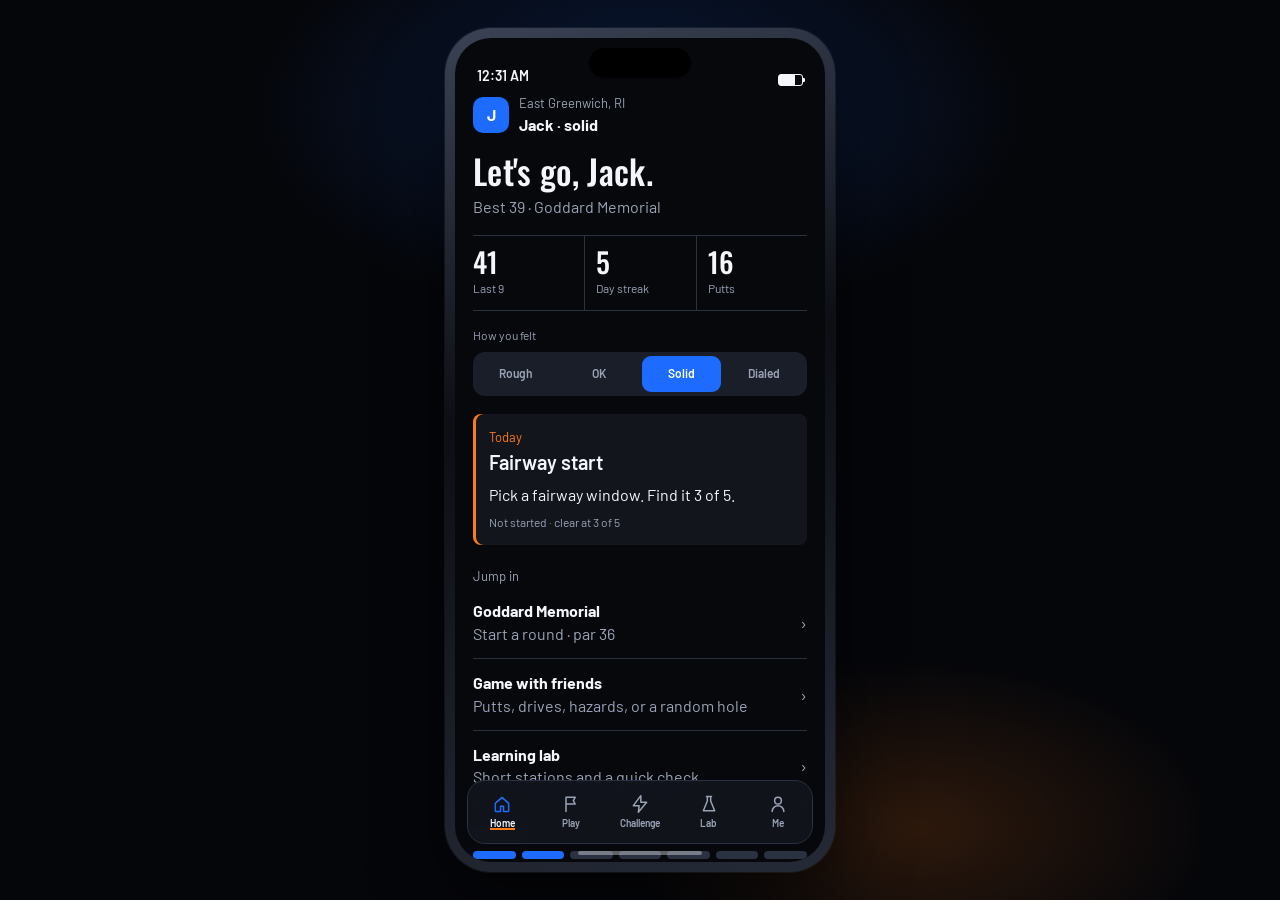
<file: index.html>
<!DOCTYPE html>
<html lang="en">
<head>
  <meta charset="utf-8" />
  <meta name="viewport" content="width=device-width, initial-scale=1, viewport-fit=cover" />
  <meta name="theme-color" content="#07080c" />
  <title>VoltzFire</title>
  <link rel="preconnect" href="https://fonts.googleapis.com" />
  <link rel="preconnect" href="https://fonts.gstatic.com" crossorigin />
  <link href="https://fonts.googleapis.com/css2?family=Barlow:wght@400;500;600;700&family=Oswald:wght@500;600&display=swap" rel="stylesheet" />
  <link rel="stylesheet" href="css/app.css?v=3" />
</head>
<body>
  <div class="stage">
    <p class="brand">VOLTZ<span>FIRE</span></p>
    <div class="phone" aria-label="VoltzFire on an iPhone">
      <div class="screen" id="screen"></div>
    </div>
  </div>
  <script src="js/data.js?v=3"></script>
  <script src="js/app.js?v=4"></script>
</body>
</html>
</file>
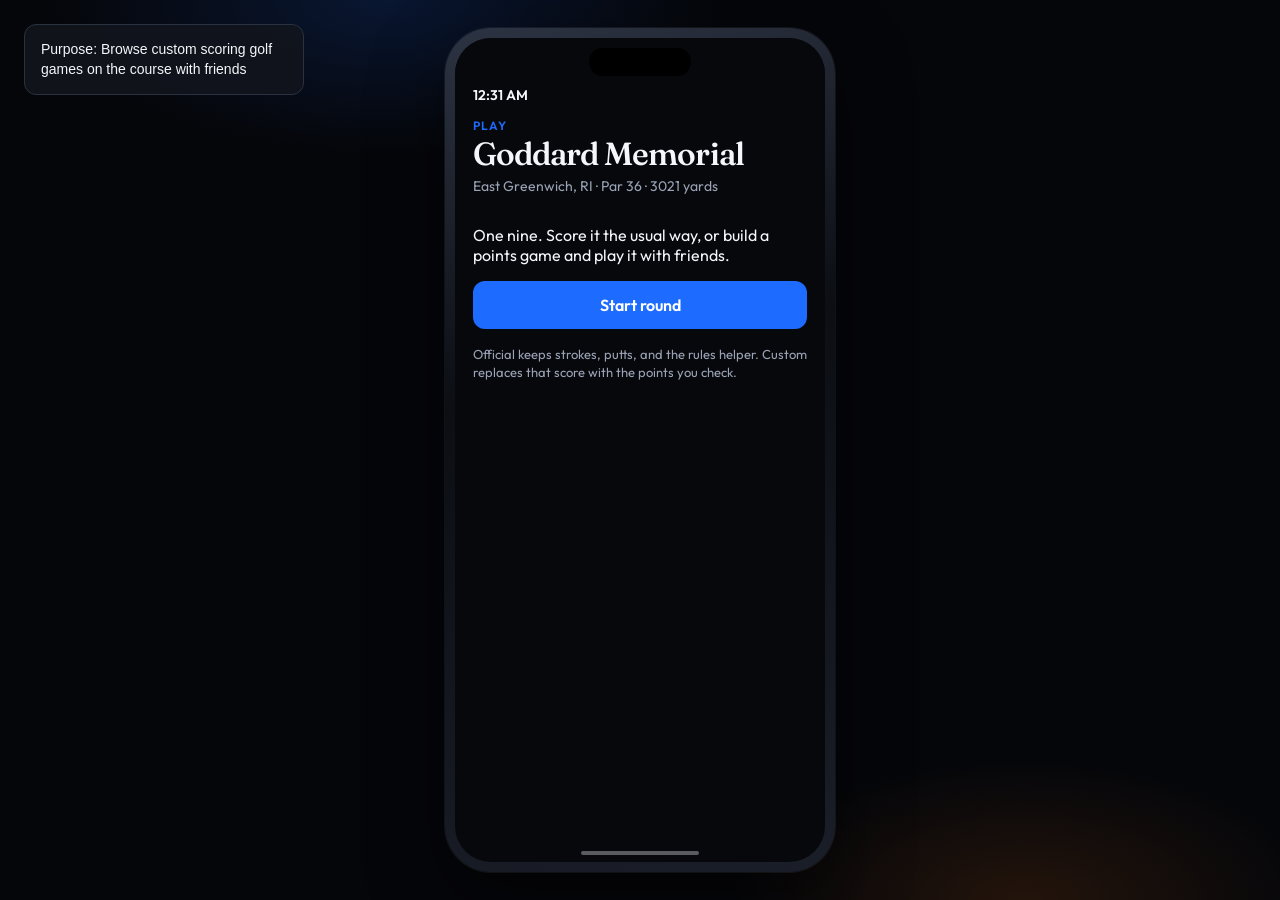
<file: demo-feature-custom-games/index.html>
<!DOCTYPE html>
<html lang="en">
<head>
  <meta charset="utf-8" />
  <meta name="viewport" content="width=device-width, initial-scale=1, viewport-fit=cover" />
  <meta name="theme-color" content="#07080c" />
  <title>VoltzFire · Play</title>
  <link rel="preconnect" href="https://fonts.googleapis.com" />
  <link rel="preconnect" href="https://fonts.gstatic.com" crossorigin />
  <link href="https://fonts.googleapis.com/css2?family=Fraunces:opsz,wght@9..144,560&family=Fredoka:wght@500;600;700&family=Nunito:wght@600;700;800&family=Outfit:wght@400;500;600;700&display=swap" rel="stylesheet" />
  <link rel="stylesheet" href="css/app.css?v=11" />
</head>
<body>
  <p class="purpose">Purpose: Browse custom scoring golf games on the course with friends</p>
  <div class="stage">
    <p class="brand">VOLTZ<span>FIRE</span></p>
    <div class="phone" aria-label="VoltzFire play">
      <div class="screen" id="screen"></div>
    </div>
  </div>
  <script src="js/data.js?v=3"></script>
  <script src="js/app.js?v=11"></script>
</body>
</html>
</file>
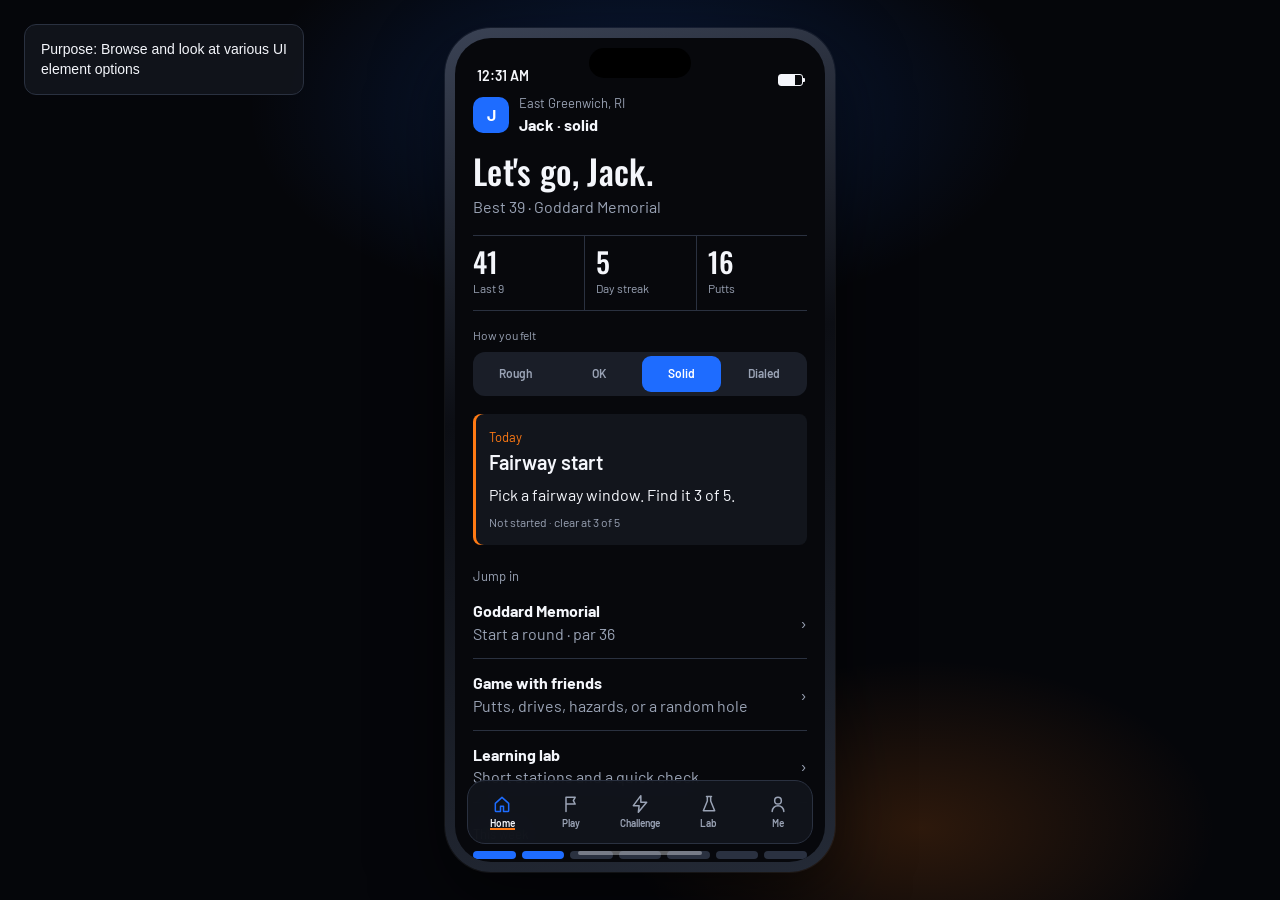
<file: demo-ui-elements1/index.html>
<!DOCTYPE html>
<html lang="en">
<head>
  <meta charset="utf-8" />
  <meta name="viewport" content="width=device-width, initial-scale=1, viewport-fit=cover" />
  <meta name="theme-color" content="#07080c" />
  <title>VoltzFire</title>
  <link rel="preconnect" href="https://fonts.googleapis.com" />
  <link rel="preconnect" href="https://fonts.gstatic.com" crossorigin />
  <link href="https://fonts.googleapis.com/css2?family=Barlow:wght@400;500;600;700&family=Oswald:wght@500;600&display=swap" rel="stylesheet" />
  <link rel="stylesheet" href="css/app.css?v=5" />
</head>
<body>
  <p class="purpose">Purpose: Browse and look at various UI element options</p>
  <div class="stage">
    <p class="brand">VOLTZ<span>FIRE</span></p>
    <div class="phone" aria-label="VoltzFire on an iPhone">
      <div class="screen" id="screen"></div>
    </div>
  </div>
  <script src="js/data.js?v=3"></script>
  <script src="js/app.js?v=4"></script>
</body>
</html>
</file>
<file: css/app.css>
:root {
  --ink: #07080c;
  --surface: #12151c;
  --raised: #1a1e28;
  --border: #2a3140;
  --fg: #f4f6fb;
  --muted: #9aa3b5;
  --volt: #1e6cff;
  --fire: #ff7a14;
  --font: "Barlow", "Segoe UI", sans-serif;
  --display: "Oswald", "Arial Narrow", sans-serif;
  color-scheme: dark;
}

* { box-sizing: border-box; }
html, body { margin: 0; height: 100%; }
body {
  min-height: 100dvh;
  background: #05060a;
  color: var(--fg);
  font-family: var(--font);
  font-size: 16px;
  line-height: 1.4;
}

button, input, select, textarea { font: inherit; color: inherit; }
button { cursor: pointer; }
button:disabled { opacity: 0.4; cursor: default; }
a { color: inherit; }

.stage {
  min-height: 100dvh;
  display: flex;
  flex-direction: column;
  align-items: center;
  justify-content: center;
  gap: 14px;
  padding: 16px;
  background:
    radial-gradient(560px 300px at 50% 12%, rgba(30, 108, 255, 0.22), transparent 70%),
    radial-gradient(420px 240px at 72% 92%, rgba(255, 122, 20, 0.16), transparent 70%),
    #05060a;
}

.brand {
  margin: 0;
  font-family: var(--display);
  letter-spacing: 0.22em;
  font-size: 13px;
  font-weight: 500;
  color: var(--volt);
}
.brand span { color: var(--fire); }

.phone {
  width: min(390px, calc(100vw - 28px));
  height: min(844px, calc(100dvh - 72px));
  padding: 10px;
  border-radius: 46px;
  background: linear-gradient(165deg, #3a4254, #0c0e14 42%, #242a36);
  box-shadow:
    0 0 0 1px rgba(255, 255, 255, 0.06),
    0 28px 70px rgba(0, 0, 0, 0.55);
  position: relative;
}

.screen {
  position: relative;
  height: 100%;
  border-radius: 36px;
  overflow: hidden;
  background: var(--ink);
  display: flex;
  flex-direction: column;
}

.island {
  position: absolute;
  top: 10px;
  left: 50%;
  width: 102px;
  height: 30px;
  transform: translateX(-50%);
  background: #000;
  border-radius: 20px;
  z-index: 6;
  pointer-events: none;
}

.statusbar {
  height: 54px;
  flex: none;
  display: flex;
  align-items: flex-end;
  justify-content: space-between;
  padding: 0 22px 6px;
  font-size: 14px;
  font-weight: 600;
}
.sys { display: flex; align-items: center; gap: 6px; color: var(--fg); }
.battery {
  width: 25px;
  height: 12px;
  border: 1.5px solid var(--fg);
  border-radius: 3px;
  position: relative;
}
.battery::after {
  content: "";
  position: absolute;
  right: -3px;
  top: 3px;
  width: 2px;
  height: 4px;
  background: var(--fg);
  border-radius: 0 1px 1px 0;
}
.battery i {
  display: block;
  height: 100%;
  width: 70%;
  background: var(--fg);
}

.scroll {
  flex: 1;
  overflow: auto;
  padding: 2px 18px 108px;
  scrollbar-width: none;
}
.scroll::-webkit-scrollbar { display: none; }

.home-ind {
  position: absolute;
  left: 50%;
  bottom: 7px;
  width: 124px;
  height: 4px;
  transform: translateX(-50%);
  border-radius: 4px;
  background: rgba(244, 246, 251, 0.38);
  z-index: 12;
  pointer-events: none;
}

.dock {
  position: absolute;
  left: 12px;
  right: 12px;
  bottom: 18px;
  height: 64px;
  z-index: 10;
  display: flex;
  background: rgba(18, 21, 28, 0.94);
  border: 1px solid var(--border);
  border-radius: 18px;
  backdrop-filter: blur(12px);
}
.dock a {
  flex: 1;
  display: flex;
  flex-direction: column;
  align-items: center;
  justify-content: center;
  gap: 2px;
  text-decoration: none;
  color: var(--muted);
  font-size: 10px;
  font-weight: 600;
}
.dock a svg { display: block; }
.dock a.on { color: var(--fg); }
.dock a.on svg { stroke: var(--volt); }
.dock a.on span { box-shadow: inset 0 -2px 0 var(--fire); }

h1, h2, p { margin: 0; }
h1 {
  font-family: var(--display);
  font-size: 34px;
  font-weight: 500;
  letter-spacing: 0.01em;
  line-height: 1.05;
}
h2 {
  font-size: 18px;
  font-weight: 600;
}
.kicker {
  color: var(--muted);
  font-size: 13px;
  margin-bottom: 2px;
}
.muted { color: var(--muted); }
.fire { color: var(--fire); }
.volt { color: var(--volt); }
.small { font-size: 13px; }
.tiny { font-size: 12px; color: var(--muted); }
.mt { margin-top: 16px; }
.mt-s { margin-top: 8px; }
.mt-l { margin-top: 22px; }

.toprow {
  display: flex;
  align-items: center;
  justify-content: space-between;
  gap: 12px;
}
.who { display: flex; align-items: center; gap: 10px; }
.avatar {
  width: 36px;
  height: 36px;
  border-radius: 10px;
  display: grid;
  place-items: center;
  background: var(--volt);
  color: white;
  font-weight: 700;
}
.avatar.ghost { background: var(--raised); color: var(--fg); border: 1px solid var(--border); }

.statline {
  display: grid;
  grid-template-columns: repeat(3, 1fr);
  margin-top: 16px;
  border-top: 1px solid var(--border);
  border-bottom: 1px solid var(--border);
}
.statline div { padding: 12px 0; }
.statline div + div { box-shadow: inset 1px 0 0 var(--border); padding-left: 12px; }
.statline b {
  display: block;
  font-family: var(--display);
  font-size: 28px;
  font-weight: 500;
  line-height: 1;
}
.statline b.word {
  font-family: var(--font);
  font-size: 16px;
  font-weight: 600;
  line-height: 1.2;
  padding-top: 6px;
}
a.panel { display: block; text-decoration: none; }
.statline span { color: var(--muted); font-size: 12px; }

.seg {
  display: flex;
  gap: 4px;
  padding: 4px;
  background: var(--raised);
  border-radius: 12px;
}
.seg button {
  flex: 1;
  min-height: 36px;
  border: 0;
  border-radius: 9px;
  background: transparent;
  color: var(--muted);
  font-size: 12px;
  font-weight: 600;
  padding: 0 2px;
  white-space: nowrap;
}
.seg button.on { background: var(--volt); color: white; }

.panel {
  margin-top: 18px;
  padding: 14px 14px 14px 16px;
  background: var(--surface);
  border-radius: 8px;
  box-shadow: inset 3px 0 0 var(--fire);
}
.panel.voltbar { box-shadow: inset 3px 0 0 var(--volt); }
.panel h2 { font-size: 20px; }

.row {
  width: 100%;
  display: flex;
  align-items: center;
  gap: 12px;
  padding: 13px 0;
  border: 0;
  border-bottom: 1px solid var(--border);
  background: transparent;
  text-align: left;
  text-decoration: none;
}
.row .grow { flex: 1; min-width: 0; }
.row .grow b, .row .grow span { display: block; }
.row .grow span, .chev { color: var(--muted); }
.chev { font-size: 18px; line-height: 1; }

.btn {
  display: flex;
  align-items: center;
  justify-content: center;
  width: 100%;
  min-height: 48px;
  border-radius: 10px;
  border: 0;
  background: var(--volt);
  color: white;
  font-weight: 650;
  font-weight: 600;
  text-decoration: none;
  margin-top: 10px;
}
.btn.ghost {
  background: transparent;
  color: var(--fg);
  border: 1px solid var(--border);
}
.btn.fire { background: var(--fire); color: #1a0d04; }
.btn.slim { min-height: 40px; width: auto; padding: 0 14px; margin-top: 0; }

.stepper {
  display: flex;
  align-items: center;
  justify-content: space-between;
  gap: 8px;
}
.stepper .pair { flex: 1; }
.twocol { display: grid; grid-template-columns: 1fr 1fr; gap: 12px; margin-top: 14px; }
.stepper button.round {
  flex: none;
  width: 44px;
  height: 44px;
  border-radius: 10px;
  border: 1px solid var(--border);
  background: var(--raised);
  font-size: 22px;
  line-height: 1;
}
.num.sm { min-width: 32px; flex: none; }
.num {
  font-family: var(--display);
  font-size: 52px;
  line-height: 0.9;
  text-align: center;
  font-weight: 500;
}
.num.sm { font-size: 32px; }
.label {
  text-align: center;
  color: var(--muted);
  font-size: 12px;
  margin-bottom: 4px;
}

.yard {
  text-align: center;
  margin-top: 8px;
}
.yard .num { font-size: 48px; }
.pins {
  display: grid;
  grid-template-columns: repeat(3, 1fr);
  gap: 8px;
  margin-top: 8px;
}
.pins button {
  border: 1px solid var(--border);
  background: var(--surface);
  border-radius: 8px;
  min-height: 48px;
  padding: 6px;
}
.pins button.on { border-color: var(--volt); background: rgba(30, 108, 255, 0.15); }
.pins b { display: block; font-size: 14px; }
.pins span { color: var(--muted); font-size: 12px; }

.map {
  width: 100%;
  height: 120px;
  margin-top: 12px;
  background: var(--surface);
  border-radius: 8px;
  display: block;
}

.bar {
  display: grid;
  grid-template-columns: repeat(9, 1fr);
  gap: 4px;
  margin-top: 10px;
}
.bar i {
  height: 4px;
  border-radius: 4px;
  background: var(--border);
  display: block;
}
.bar i.on { background: var(--volt); }
.bar i.done { background: var(--fire); }

.chips { display: flex; flex-wrap: wrap; gap: 8px; }
.chip {
  border: 1px solid var(--border);
  background: var(--surface);
  color: var(--fg);
  border-radius: 999px;
  padding: 8px 12px;
  font-size: 13px;
  font-weight: 600;
}
.chip.on { border-color: var(--volt); background: rgba(30, 108, 255, 0.16); }

.pick {
  width: 100%;
  display: flex;
  align-items: center;
  gap: 10px;
  text-align: left;
  border: 0;
  border-bottom: 1px solid var(--border);
  background: transparent;
  padding: 12px 0;
}
.box {
  width: 18px;
  height: 18px;
  border-radius: 5px;
  border: 1.5px solid var(--muted);
  flex: none;
}
.pick.on .box { background: var(--volt); border-color: var(--volt); }

.dots { display: flex; gap: 6px; flex-wrap: wrap; margin: 10px 0; }
.dots i {
  width: 16px;
  height: 16px;
  border-radius: 50%;
  border: 1px solid var(--border);
  display: block;
}
.dots i.make { background: var(--volt); border-color: var(--volt); }
.dots i.miss { background: var(--fire); border-color: var(--fire); }

.week { display: flex; gap: 6px; margin-top: 8px; }
.week i {
  flex: 1;
  height: 8px;
  border-radius: 4px;
  background: var(--border);
  display: block;
}
.week i.on { background: var(--volt); }

.spark { width: 100%; height: 72px; display: block; margin-top: 6px; }

.sheet {
  position: absolute;
  inset: 0;
  z-index: 20;
  background: rgba(7, 8, 12, 0.72);
  display: flex;
  align-items: flex-end;
}
.sheet-card {
  width: 100%;
  max-height: 82%;
  overflow: auto;
  background: var(--surface);
  border-radius: 18px 18px 28px 28px;
  padding: 10px 16px 28px;
}
.grab {
  width: 40px;
  height: 4px;
  border-radius: 4px;
  background: var(--border);
  margin: 4px auto 12px;
}
.rule {
  width: 100%;
  text-align: left;
  border: 0;
  border-bottom: 1px solid var(--border);
  background: transparent;
  padding: 12px 0;
}
.rule.on { color: var(--volt); }

.field { display: block; margin-top: 12px; }
.field span { display: block; font-size: 13px; color: var(--muted); margin-bottom: 6px; }
.field input, .field select, .field textarea {
  width: 100%;
  background: var(--raised);
  border: 1px solid var(--border);
  border-radius: 10px;
  padding: 12px;
}
.field textarea { min-height: 96px; resize: vertical; }

.card table {
  width: 100%;
  border-collapse: collapse;
  font-size: 13px;
  margin-top: 8px;
}
.card th, .card td {
  padding: 6px 2px;
  text-align: center;
  border-bottom: 1px solid var(--border);
}
.card th { color: var(--muted); font-weight: 500; }
.card td.lab { text-align: left; color: var(--muted); }

.toast {
  position: absolute;
  left: 24px;
  right: 24px;
  bottom: 96px;
  z-index: 15;
  background: var(--fg);
  color: var(--ink);
  border-radius: 10px;
  padding: 10px 12px;
  font-size: 14px;
  font-weight: 600;
  text-align: center;
}

.note {
  padding: 12px 0;
  border-bottom: 1px solid var(--border);
}
.quiz {
  width: 100%;
  text-align: left;
  margin-top: 8px;
  border-radius: 8px;
  border: 1px solid var(--border);
  background: var(--raised);
  padding: 10px 12px;
}
.quiz.good { border-color: var(--volt); }
.quiz.bad { border-color: var(--fire); }

.specs { display: grid; grid-template-columns: 1fr 1fr; gap: 8px; margin-top: 10px; }
.spec {
  background: var(--raised);
  border-radius: 8px;
  padding: 10px;
}
.spec span { display: block; color: var(--muted); font-size: 12px; }
.spec b { font-weight: 600; }

.split { display: flex; gap: 8px; }
.split .btn { flex: 1; }

:focus-visible {
  outline: 2px solid var(--volt);
  outline-offset: 2px;
}

@media (max-height: 900px) {
  .brand { display: none; }
  .phone { height: min(844px, calc(100dvh - 24px)); }
}
@media (max-width: 460px) {
  .stage { padding: 0; background: var(--ink); }
  .brand { display: none; }
  .phone {
    width: 100vw;
    height: 100dvh;
    padding: 0;
    border-radius: 0;
    box-shadow: none;
    background: var(--ink);
  }
  .screen { border-radius: 0; }
}
</file>
<file: demo-feature-custom-games/css/app.css>
:root {
  --ink: #07080c;
  --surface: #12151c;
  --raised: #1a1e28;
  --line: #2a3140;
  --fg: #f4f6fb;
  --muted: #9aa3b5;
  --orange: #ff7a14;
  --blue: #1e6cff;
  --font: "Outfit", "Segoe UI", sans-serif;
  --display: "Fraunces", Georgia, serif;
  color-scheme: dark;
}

* { box-sizing: border-box; }
html, body { margin: 0; height: 100%; }
body {
  min-height: 100dvh;
  background: #05060a;
  color: var(--fg);
  font-family: var(--font);
}

button, input { font: inherit; color: inherit; }
button { cursor: pointer; }
button:disabled { opacity: 0.35; cursor: default; }
a { color: inherit; text-decoration: none; }

.stage {
  min-height: 100dvh;
  display: flex;
  flex-direction: column;
  align-items: center;
  justify-content: center;
  gap: 14px;
  padding: 16px;
  background:
    radial-gradient(480px 220px at 30% 0%, rgba(30, 108, 255, 0.16), transparent 70%),
    radial-gradient(420px 200px at 80% 100%, rgba(255, 122, 20, 0.12), transparent 70%),
    #05060a;
}

.purpose {
  position: fixed;
  top: 24px;
  left: 24px;
  z-index: 5;
  max-width: 280px;
  margin: 0;
  padding: 14px 16px;
  border: 1px solid #2a3140;
  border-radius: 12px;
  background: rgba(18, 21, 28, 0.94);
  color: #f4f6fb;
  font-family: "Segoe UI", sans-serif;
  font-size: 14px;
  font-weight: 500;
  line-height: 1.45;
}
.brand {
  margin: 0;
  font-weight: 700;
  letter-spacing: 0.24em;
  font-size: 12px;
  color: var(--fg);
}
.brand span { color: var(--orange); }

.phone {
  width: min(390px, calc(100vw - 28px));
  height: min(844px, calc(100dvh - 72px));
  padding: 10px;
  border-radius: 46px;
  background: linear-gradient(165deg, #2c3342, #0c0e14 40%, #1a1e28);
  box-shadow: 0 0 0 1px rgba(255, 255, 255, 0.06), 0 28px 70px rgba(0, 0, 0, 0.55);
}

.screen {
  position: relative;
  height: 100%;
  border-radius: 36px;
  overflow: hidden;
  background: var(--ink);
  display: flex;
  flex-direction: column;
}

.island {
  position: absolute;
  top: 10px;
  left: 50%;
  width: 102px;
  height: 28px;
  transform: translateX(-50%);
  background: #000;
  border-radius: 20px;
  z-index: 6;
}

.band {
  flex: none;
  padding: 48px 18px 6px;
  color: var(--fg);
  background: var(--ink);
}
.band .clock {
  font-size: 14px;
  font-weight: 650;
  font-weight: 600;
}
.kicker {
  margin: 14px 0 0;
  font-size: 12px;
  font-weight: 600;
  letter-spacing: 0.08em;
  text-transform: uppercase;
  color: var(--blue);
}
h1 {
  margin: 4px 0 0;
  font-family: var(--display);
  font-size: 32px;
  font-weight: 560;
  letter-spacing: -0.03em;
  line-height: 1.05;
  color: var(--fg);
}
.sub { margin: 6px 0 0; font-size: 14px; color: var(--muted); }

.holes {
  display: flex;
  gap: 5px;
  margin-top: 14px;
}
.holes button {
  width: 30px;
  height: 30px;
  border-radius: 9px;
  border: 1px solid var(--line);
  background: var(--surface);
  color: var(--muted);
  font-weight: 600;
  font-size: 12px;
}
.holes button.on {
  background: var(--blue);
  border-color: var(--blue);
  color: white;
}
.holes button.done {
  color: var(--orange);
  border-color: rgba(255, 122, 20, 0.45);
}

.scroll {
  flex: 1;
  overflow: auto;
  padding: 8px 18px 18px;
  scrollbar-width: none;
}
.scroll::-webkit-scrollbar { display: none; }

.home-ind {
  position: absolute;
  left: 50%;
  bottom: 7px;
  width: 118px;
  height: 4px;
  transform: translateX(-50%);
  border-radius: 4px;
  background: rgba(244, 246, 251, 0.35);
  z-index: 12;
  pointer-events: none;
}

.dock {
  flex: none;
  margin: 0 14px 22px;
  z-index: 8;
  display: flex;
  gap: 8px;
}
.dock .btn { flex: 1; width: auto; }
.dock .btn.slim { flex: 0 0 92px; }
.scroll > .btn,
.scroll > a.btn { margin-top: 10px; }

.btn {
  display: flex;
  align-items: center;
  justify-content: center;
  width: 100%;
  min-height: 48px;
  border: 0;
  border-radius: 12px;
  background: var(--blue);
  color: white;
  font-weight: 650;
  font-weight: 600;
  text-decoration: none;
}
.btn.ghost {
  background: transparent;
  color: var(--fg);
  border: 1px solid var(--line);
}
.btn.slim { width: auto; min-height: 44px; padding: 0 12px; }

.mode {
  display: block;
  width: 100%;
  text-align: left;
  margin-top: 10px;
  padding: 14px 14px 14px 16px;
  border-radius: 14px;
  border: 1px solid var(--line);
  background: var(--surface);
}
.mode b { display: block; font-size: 17px; }
.mode span { display: block; margin-top: 4px; color: var(--muted); font-size: 14px; line-height: 1.35; }
.mode.on.official { border-color: transparent; box-shadow: inset 3px 0 0 var(--blue); background: rgba(30, 108, 255, 0.1); }
.mode.on.custom { border-color: transparent; box-shadow: inset 3px 0 0 var(--orange); background: rgba(255, 122, 20, 0.1); }

.checks {
  display: grid;
  grid-template-columns: 1fr;
  gap: 8px;
  margin-top: 8px;
}
.checkline { display: flex; align-items: stretch; gap: 8px; }
.checkline .check { flex: 1; }
.drop {
  flex: none;
  align-self: center;
  border: 0;
  background: transparent;
  color: var(--muted);
  font-size: 12px;
  font-weight: 600;
}
.add-rule .btn { margin-top: 10px; }
.check {
  width: 100%;
  display: flex;
  gap: 12px;
  align-items: flex-start;
  text-align: left;
  padding: 12px;
  border-radius: 12px;
  border: 1px solid var(--line);
  background: var(--surface);
  color: var(--fg);
}
.check.on { border-color: rgba(255, 122, 20, 0.7); background: rgba(255, 122, 20, 0.08); }
.check i {
  width: 18px;
  height: 18px;
  flex: none;
  margin-top: 2px;
  border-radius: 5px;
  border: 1.5px solid var(--muted);
}
.check.on i { background: var(--orange); border-color: var(--orange); }
.check > span { flex: 1; }
.check b { display: block; font-size: 15px; }
.check b + span { display: block; font-size: 13px; margin-top: 2px; color: var(--muted); }
.check.on b + span { color: var(--muted); }

.friends { display: flex; flex-wrap: wrap; gap: 8px; margin-top: 8px; }
.friend {
  border-radius: 999px;
  border: 1px solid var(--line);
  background: var(--surface);
  padding: 8px 12px;
  font-weight: 600;
  font-size: 13px;
}
.friend.on { background: rgba(30, 108, 255, 0.18); border-color: var(--blue); color: white; }

.field { display: block; margin-top: 16px; }
.field span { display: block; font-size: 13px; color: var(--muted); margin-bottom: 6px; }
.field input {
  width: 100%;
  background: var(--raised);
  border: 1px solid var(--line);
  border-radius: 12px;
  padding: 12px;
}

.player {
  margin-top: 16px;
  padding-top: 12px;
  border-top: 1px solid var(--line);
}
.player .top {
  display: flex;
  justify-content: space-between;
  align-items: baseline;
}
.player .top b { font-size: 16px; }
.pts {
  font-family: var(--display);
  font-size: 28px;
  color: var(--orange);
  line-height: 1;
}

.stamps {
  display: grid;
  grid-template-columns: 1fr 1fr;
  gap: 8px;
  margin-top: 10px;
}
.stamp {
  min-height: 52px;
  text-align: left;
  padding: 10px 12px;
  border-radius: 12px;
  border: 1px solid var(--line);
  background: var(--surface);
  color: var(--muted);
  font-size: 12px;
}
.stamp b { display: block; color: var(--fg); font-size: 14px; }
.stamp.on {
  border-color: rgba(255, 122, 20, 0.8);
  background: rgba(255, 122, 20, 0.12);
  color: var(--orange);
}
.stamp.on b { color: var(--fg); }

.stepper {
  display: flex;
  align-items: center;
  justify-content: space-between;
  gap: 8px;
  margin-top: 8px;
}
.stepper button {
  width: 48px;
  height: 48px;
  border-radius: 12px;
  border: 1px solid var(--line);
  background: var(--raised);
  font-size: 24px;
}
.num {
  font-family: var(--display);
  font-size: 52px;
  line-height: 0.9;
}
.num.blue { color: var(--blue); }
.label {
  color: var(--muted);
  font-size: 12px;
  font-weight: 600;
  letter-spacing: 0.06em;
  text-transform: uppercase;
}

.focus {
  display: flex;
  gap: 6px;
  overflow: auto;
  margin-top: 4px;
}
.focus button {
  border-radius: 999px;
  border: 1px solid var(--line);
  background: transparent;
  padding: 8px 12px;
  font-weight: 600;
}
.focus button.on { background: var(--blue); border-color: var(--blue); color: white; }

.lead {
  display: flex;
  gap: 8px;
  overflow: auto;
  margin: 4px 0 8px;
}
.lead span {
  flex: none;
  background: var(--surface);
  border-radius: 12px;
  border: 1px solid var(--line);
  padding: 8px 12px;
  font-size: 13px;
}
.lead b {
  font-family: var(--display);
  font-size: 18px;
  margin-left: 8px;
  color: var(--orange);
}

.call { color: var(--muted); margin: 4px 0 0; line-height: 1.4; }

.sheet {
  position: absolute;
  inset: 0;
  z-index: 20;
  background: rgba(7, 8, 12, 0.72);
  display: flex;
  align-items: flex-end;
}
.sheet-card {
  width: 100%;
  max-height: 78%;
  overflow: auto;
  background: var(--surface);
  border-radius: 18px 18px 28px 28px;
  padding: 10px 16px 28px;
}
.grab {
  width: 40px;
  height: 4px;
  margin: 4px auto 12px;
  border-radius: 4px;
  background: var(--line);
}
.rule {
  width: 100%;
  text-align: left;
  border: 0;
  border-bottom: 1px solid var(--line);
  background: transparent;
  padding: 12px 0;
  font-weight: 600;
}
.rule.on { color: var(--blue); }

.card table { width: 100%; border-collapse: collapse; font-size: 13px; margin-top: 8px; }
.card th, .card td { padding: 6px 2px; text-align: center; border-bottom: 1px solid var(--line); }
.card td.lab { text-align: left; color: var(--muted); }

.toast {
  position: absolute;
  left: 20px;
  right: 20px;
  bottom: 84px;
  z-index: 15;
  background: var(--fg);
  color: var(--ink);
  border-radius: 12px;
  padding: 10px 12px;
  font-weight: 600;
  text-align: center;
}

.mt { margin-top: 16px; }
.tiny { color: var(--muted); font-size: 13px; line-height: 1.4; }
:focus-visible { outline: 2px solid var(--blue); outline-offset: 2px; }

@media (max-height: 900px) {
  .brand { display: none; }
  .phone { height: min(844px, calc(100dvh - 24px)); }
}
@media (max-width: 460px) {
  .purpose { display: none; }
  .stage { padding: 0; background: var(--ink); }
  .brand { display: none; }
  .phone { width: 100vw; height: 100dvh; padding: 0; border-radius: 0; box-shadow: none; background: var(--ink); }
  .screen { border-radius: 0; }
}

.band.kid {
  background: linear-gradient(180deg, #c5ebff 0%, #e7f6ff 100%);
  color: #16324a;
}
.band.kid .clock,
.band.kid h1,
.band.kid .sub { color: #16324a; }
.band.kid .kicker { color: #e25e00; }
.band.kid .holes button {
  background: white;
  color: #16324a;
  border-color: transparent;
}
.band.kid .holes button.on { background: #1e6cff; color: white; }
.band.kid .holes button.done { color: #e25e00; border-color: rgba(226, 94, 0, 0.35); background: white; }
.scroll.kid {
  background: #e7f6ff;
  color: #16324a;
}
.scroll.kid .tiny,
.scroll.kid .label,
.scroll.kid .call { color: #3d5c73; }
.scroll.kid .player { border-color: rgba(22, 50, 74, 0.12); }
.scroll.kid .lead span { background: white; border-color: transparent; color: #16324a; }
.mapwrap {
  position: relative;
  margin-top: 8px;
  border-radius: 18px;
  overflow: hidden;
  box-shadow: 0 8px 0 #b7dff3;
}
.holemap { display: block; width: 100%; height: 280px; background: #8fd0f5; }
.placescreen {
  position: absolute;
  inset: 0;
  z-index: 18;
  display: flex;
  flex-direction: column;
  gap: 12px;
  padding: 52px 14px 18px;
  background: #e7f6ff;
  color: #16324a;
}
.placetop {
  display: flex;
  align-items: center;
  justify-content: space-between;
  gap: 12px;
}
.placetop p { margin: 0; font-weight: 800; }
.placescreen .mapwrap {
  flex: 1;
  min-height: 0;
  margin: 0;
}
.placescreen .holemap { height: 100%; }
.ghostplay .placescreen { background: #101428; color: #f7f8ff; }
.ghostplay .placescreen .placetop .btn { flex: 0 0 auto; min-height: 40px; }
.ghostbox {
  background: white;
  border-radius: 16px;
  padding: 12px 14px;
  margin-top: 8px;
  box-shadow: 0 6px 0 #f0c14a;
  color: #16324a;
}
.ghostbox .need {
  margin: 4px 0;
  font-family: var(--display);
  font-size: 42px;
  line-height: 1;
  color: #e25e00;
}
.shotbtn { background: #ff7a14; color: #1a0d04; }
.shotlog {
  margin: 10px 0 0;
  padding: 0;
  list-style: none;
}
.shotlog li {
  padding: 8px 0;
  border-bottom: 1px solid rgba(22, 50, 74, 0.12);
  color: #16324a;
}
.textbtn {
  margin-top: 6px;
  border: 0;
  background: transparent;
  color: #1e6cff;
  font-weight: 700;
  padding: 0;
}
.chips { display: flex; flex-wrap: wrap; gap: 8px; margin-top: 8px; }
.chip {
  border-radius: 999px;
  border: 1px solid var(--line);
  background: var(--raised);
  padding: 8px 12px;
  font-weight: 600;
  font-size: 13px;
}
.chip.on { background: #ff7a14; border-color: #ff7a14; color: #1a0d04; }
.sheet-card.kidcard { background: #f4fbff; color: #16324a; }
.sheet-card.kidcard h2,
.sheet-card.kidcard .label { color: #16324a; }
.mode.ghostpick.on { box-shadow: inset 3px 0 0 #e25e00; background: rgba(255, 122, 20, 0.1); }

.ghostplay {
  position: relative;
  height: 100%;
  display: flex;
  flex-direction: column;
  background:
    radial-gradient(280px 180px at 50% 0%, rgba(94, 234, 212, 0.16), transparent 70%),
    #101428;
  color: #f7f8ff;
  font-family: "Nunito", "Segoe UI", sans-serif;
}
.ghostplay .band {
  background: transparent;
  color: #f7f8ff;
}
.ghostplay .clock,
.ghostplay h1,
.ghostplay h2,
.ghostplay .sub { color: #f7f8ff; font-family: "Nunito", "Segoe UI", sans-serif; }
.ghostplay h1 { font-weight: 800; letter-spacing: -0.03em; }
.ghostplay .kicker { color: #c4b5fd; font-family: "Nunito", "Segoe UI", sans-serif; }
.ghostplay .holes button {
  border: 0;
  border-radius: 999px;
  background: rgba(255, 255, 255, 0.08);
  color: #b7c0e0;
  font-family: "Nunito", "Segoe UI", sans-serif;
  font-weight: 800;
}
.ghostplay .holes button.on { background: #5eead4; color: #06241f; }
.ghostplay .holes button.done { background: rgba(196, 181, 253, 0.22); color: #c4b5fd; }
.ghostplay .scroll { background: transparent; color: #f7f8ff; }
.ghostplay .tiny,
.ghostplay .label,
.ghostplay .call { color: #b7c0e0; font-family: "Nunito", "Segoe UI", sans-serif; }
.ghostplay .label { letter-spacing: 0.12em; }
.ghostplay .lead span {
  background: rgba(255, 255, 255, 0.08);
  border: 0;
  border-radius: 999px;
  color: #f7f8ff;
  font-family: "Nunito", "Segoe UI", sans-serif;
}
.ghostplay .titleline {
  display: flex;
  align-items: center;
  justify-content: space-between;
  gap: 12px;
}
.ghostplay .titleline h1 { margin: 0; }
.ghostplay .racerow {
  display: flex;
  gap: 8px;
  margin: 0;
}
.ghostplay .race {
  display: flex;
  align-items: center;
  gap: 6px;
  min-height: 48px;
  padding: 6px 14px 6px 10px;
  border-radius: 999px;
  background: rgba(255, 255, 255, 0.08);
  color: #c4b5fd;
}
.ghostplay .race.you { color: #5eead4; }
.ghostplay .race b {
  color: #f7f8ff;
  font-family: "Nunito", "Segoe UI", sans-serif;
  font-size: 28px;
  font-weight: 800;
  line-height: 1;
}
.ghostplay .raceicon { width: 32px; height: 32px; display: block; }
.ghostplay .ghostbox {
  background: rgba(255, 255, 255, 0.06);
  border: 1px solid rgba(196, 181, 253, 0.4);
  box-shadow: none;
  border-radius: 22px;
  color: #f7f8ff;
}
.ghostplay .ghostbox .need {
  color: #ffe08a;
  font-family: "Nunito", "Segoe UI", sans-serif;
  font-weight: 800;
}
.ghostplay .mapwrap {
  border-radius: 22px;
  border: 1px solid rgba(255, 255, 255, 0.12);
  box-shadow: none;
}
.ghostplay .mapwrap.placing { outline: 3px solid #5eead4; }
.ghostplay .maptip {
  background: #5eead4;
  color: #06241f;
  font-family: "Nunito", "Segoe UI", sans-serif;
  border-radius: 999px;
}
.ghostplay .shotlog li { color: #f7f8ff; border-bottom-color: rgba(255, 255, 255, 0.1); }
.ghostplay .textbtn { color: #5eead4; font-family: "Nunito", "Segoe UI", sans-serif; }
.ghostplay .stepper button {
  width: 46px;
  height: 46px;
  border: 0;
  border-radius: 50%;
  background: rgba(255, 255, 255, 0.1);
  color: #f7f8ff;
  font-family: "Nunito", "Segoe UI", sans-serif;
  font-weight: 800;
}
.ghostplay .num,
.ghostplay .num.blue {
  color: #5eead4;
  font-family: "Nunito", "Segoe UI", sans-serif;
  font-weight: 800;
}
.ghostplay .btn {
  border-radius: 999px;
  background: #5eead4;
  color: #06241f;
  font-family: "Nunito", "Segoe UI", sans-serif;
  font-weight: 800;
  border: 0;
}
.ghostplay .btn.ghost {
  background: transparent;
  color: #f7f8ff;
  border: 1.5px solid rgba(255, 255, 255, 0.28);
}
.ghostplay .btn.shotbtn { background: #ffe08a; color: #2a2208; }
.ghostplay .home-ind { background: rgba(247, 248, 255, 0.45); }
.ghostplay .toast {
  background: #5eead4;
  color: #06241f;
  border-radius: 999px;
  font-family: "Nunito", "Segoe UI", sans-serif;
}
.ghostplay .chip {
  border-radius: 999px;
  border: 0;
  background: rgba(255, 255, 255, 0.1);
  color: #f7f8ff;
  font-family: "Nunito", "Segoe UI", sans-serif;
  font-weight: 800;
}
.ghostplay .chip.on { background: #5eead4; color: #06241f; }
.ghostplay .sheet-card,
.ghostplay .sheet-card.kidcard,
.ghostplay .sheet-card.ghostface {
  background: #171b38;
  color: #f7f8ff;
  border-radius: 24px 24px 0 0;
  font-family: "Nunito", "Segoe UI", sans-serif;
}
.ghostplay .sheet-card h2,
.ghostplay .sheet-card .label,
.ghostplay .sheet-card .kicker { color: #f7f8ff; }
.ghostplay .sheet-card .kicker { color: #c4b5fd; }
.ghostplay .grab { background: rgba(255, 255, 255, 0.25); }
.ghostplay .rule { color: #f7f8ff; border-bottom-color: rgba(255, 255, 255, 0.1); font-family: "Nunito", "Segoe UI", sans-serif; }
.ghostplay .rule.on { color: #5eead4; }

.mode.on.challenge { border-color: transparent; box-shadow: inset 3px 0 0 #22a06b; background: rgba(34, 160, 107, 0.12); }

.bingoplay {
  position: relative;
  height: 100%;
  display: flex;
  flex-direction: column;
  background: linear-gradient(180deg, #ffe9a8 0%, #e7f7ff 42%, #fff 100%);
  color: #1d2a3a;
  font-family: "Fredoka", "Nunito", sans-serif;
}
.bingoplay .band { background: transparent; color: #1d2a3a; }
.bingoplay .clock,
.bingoplay h1,
.bingoplay .sub { color: #1d2a3a; font-family: "Fredoka", "Nunito", sans-serif; }
.bingoplay h1 { font-weight: 700; }
.bingoplay .kicker { color: #e25e00; font-family: "Fredoka", "Nunito", sans-serif; }
.bingoplay .holes button {
  border: 0;
  border-radius: 999px;
  background: white;
  color: #5c6b7a;
  font-family: "Fredoka", "Nunito", sans-serif;
  font-weight: 700;
}
.bingoplay .holes button.on { background: #22a06b; color: white; }
.bingoplay .holes button.done { background: #ffe08a; color: #5a3b00; }
.bingoplay .scroll { background: transparent; }
.bingoplay .btn {
  border-radius: 999px;
  background: #22a06b;
  color: white;
  font-family: "Fredoka", "Nunito", sans-serif;
  font-weight: 700;
  border: 0;
}
.bingoplay .btn.ghost { background: white; color: #1d2a3a; border: 2px solid #d5e2ea; }
.bingoplay .home-ind { background: rgba(29, 42, 58, 0.28); }
.bingoplay .toast { background: #22a06b; color: white; border-radius: 999px; font-family: "Fredoka", "Nunito", sans-serif; }
.bb-board {
  display: flex;
  gap: 8px;
  overflow: auto;
  margin: 8px 0 12px;
}
.bb-board span {
  flex: none;
  background: white;
  border-radius: 16px;
  padding: 8px 12px;
  box-shadow: 0 4px 0 #f0d48a;
  font-size: 13px;
  color: #5c6b7a;
}
.bb-board b {
  display: block;
  font-size: 26px;
  line-height: 1;
  color: #1d2a3a;
}
.bb-card {
  position: relative;
  overflow: hidden;
  margin-top: 10px;
  padding: 14px;
  border-radius: 22px;
  background: white;
  box-shadow: 0 6px 0 rgba(29, 42, 58, 0.08);
}
.bb-card.green { box-shadow: 0 6px 0 #8ed48a; }
.bb-card.putts { box-shadow: 0 6px 0 #8eb6f5; }
.bb-card.furthest { box-shadow: 0 6px 0 #f0b56a; }
.bb-name { margin: 0; font-size: 22px; font-weight: 700; }
.bb-card.green .bb-name { color: #1f8a3b; }
.bb-card.putts .bb-name { color: #1e6cff; }
.bb-card.furthest .bb-name { color: #c56a00; }
.bb-hint { margin: 2px 0 10px; color: #5c6b7a; font-size: 14px; }
.bb-people { display: flex; flex-wrap: wrap; gap: 8px; }
.bb-player {
  border: 2px solid #e4ebf2;
  background: #f7fafc;
  color: #1d2a3a;
  border-radius: 999px;
  padding: 8px 14px;
  font-family: "Fredoka", "Nunito", sans-serif;
  font-weight: 700;
}
.bb-card.green .bb-player.on { background: #1f8a3b; border-color: #1f8a3b; color: white; }
.bb-card.putts .bb-player.on { background: #1e6cff; border-color: #1e6cff; color: white; }
.bb-card.furthest .bb-player.on { background: #e25e00; border-color: #e25e00; color: white; }
.bb-winner { margin: 10px 0 0; font-weight: 700; }
.bb-winner.wait { color: #8aa0b4; font-weight: 500; }
.bb-card.just { animation: bbPop 0.55s cubic-bezier(0.2, 1.5, 0.4, 1); }
.bb-card.just .bb-player.on { animation: bbWinner 0.6s ease; }
.bb-burst {
  position: absolute;
  left: 50%;
  top: 18px;
  width: 0;
  height: 0;
  pointer-events: none;
}
.bb-burst span {
  position: absolute;
  left: -16px;
  font-size: 28px;
  font-weight: 700;
  color: #e25e00;
  animation: bbFloat 0.9s ease forwards;
}
.bb-burst i {
  position: absolute;
  width: 8px;
  height: 8px;
  border-radius: 50%;
  animation: bbConfetti 0.8s ease forwards;
}
.bb-burst i:nth-child(2) { background: #1f8a3b; --x: -36px; --y: -28px; }
.bb-burst i:nth-child(3) { background: #1e6cff; --x: 28px; --y: -32px; }
.bb-burst i:nth-child(4) { background: #e25e00; --x: -18px; --y: -46px; }
.bb-burst i:nth-child(5) { background: #ffe08a; --x: 40px; --y: -18px; }
.bb-burst i:nth-child(6) { background: #ff7a9a; --x: 8px; --y: -40px; }
@keyframes bbPop {
  0% { transform: scale(0.92); }
  55% { transform: scale(1.04); }
  100% { transform: scale(1); }
}
@keyframes bbWinner {
  0% { transform: scale(0.8); }
  60% { transform: scale(1.12); }
  100% { transform: scale(1); }
}
@keyframes bbFloat {
  0% { opacity: 1; transform: translateY(0) scale(1); }
  100% { opacity: 0; transform: translateY(-42px) scale(1.3); }
}
@keyframes bbConfetti {
  0% { opacity: 1; transform: translate(0, 0) scale(1); }
  100% { opacity: 0; transform: translate(var(--x), var(--y)) scale(0.4); }
}
</file>
<file: demo-ui-elements1/css/app.css>
:root {
  --ink: #07080c;
  --surface: #12151c;
  --raised: #1a1e28;
  --border: #2a3140;
  --fg: #f4f6fb;
  --muted: #9aa3b5;
  --volt: #1e6cff;
  --fire: #ff7a14;
  --font: "Barlow", "Segoe UI", sans-serif;
  --display: "Oswald", "Arial Narrow", sans-serif;
  color-scheme: dark;
}

* { box-sizing: border-box; }
html, body { margin: 0; height: 100%; }
body {
  min-height: 100dvh;
  background: #05060a;
  color: var(--fg);
  font-family: var(--font);
  font-size: 16px;
  line-height: 1.4;
}

button, input, select, textarea { font: inherit; color: inherit; }
button { cursor: pointer; }
button:disabled { opacity: 0.4; cursor: default; }
a { color: inherit; }

.stage {
  min-height: 100dvh;
  display: flex;
  flex-direction: column;
  align-items: center;
  justify-content: center;
  gap: 14px;
  padding: 16px;
  background:
    radial-gradient(560px 300px at 50% 12%, rgba(30, 108, 255, 0.22), transparent 70%),
    radial-gradient(420px 240px at 72% 92%, rgba(255, 122, 20, 0.16), transparent 70%),
    #05060a;
}

.purpose {
  position: fixed;
  top: 24px;
  left: 24px;
  z-index: 5;
  max-width: 280px;
  margin: 0;
  padding: 14px 16px;
  border: 1px solid #2a3140;
  border-radius: 12px;
  background: rgba(18, 21, 28, 0.94);
  color: #f4f6fb;
  font-family: "Segoe UI", sans-serif;
  font-size: 14px;
  font-weight: 500;
  line-height: 1.45;
}
.brand {
  margin: 0;
  font-family: var(--display);
  letter-spacing: 0.22em;
  font-size: 13px;
  font-weight: 500;
  color: var(--volt);
}
.brand span { color: var(--fire); }

.phone {
  width: min(390px, calc(100vw - 28px));
  height: min(844px, calc(100dvh - 72px));
  padding: 10px;
  border-radius: 46px;
  background: linear-gradient(165deg, #3a4254, #0c0e14 42%, #242a36);
  box-shadow:
    0 0 0 1px rgba(255, 255, 255, 0.06),
    0 28px 70px rgba(0, 0, 0, 0.55);
  position: relative;
}

.screen {
  position: relative;
  height: 100%;
  border-radius: 36px;
  overflow: hidden;
  background: var(--ink);
  display: flex;
  flex-direction: column;
}

.island {
  position: absolute;
  top: 10px;
  left: 50%;
  width: 102px;
  height: 30px;
  transform: translateX(-50%);
  background: #000;
  border-radius: 20px;
  z-index: 6;
  pointer-events: none;
}

.statusbar {
  height: 54px;
  flex: none;
  display: flex;
  align-items: flex-end;
  justify-content: space-between;
  padding: 0 22px 6px;
  font-size: 14px;
  font-weight: 600;
}
.sys { display: flex; align-items: center; gap: 6px; color: var(--fg); }
.battery {
  width: 25px;
  height: 12px;
  border: 1.5px solid var(--fg);
  border-radius: 3px;
  position: relative;
}
.battery::after {
  content: "";
  position: absolute;
  right: -3px;
  top: 3px;
  width: 2px;
  height: 4px;
  background: var(--fg);
  border-radius: 0 1px 1px 0;
}
.battery i {
  display: block;
  height: 100%;
  width: 70%;
  background: var(--fg);
}

.scroll {
  flex: 1;
  overflow: auto;
  padding: 2px 18px 108px;
  scrollbar-width: none;
}
.scroll::-webkit-scrollbar { display: none; }

.home-ind {
  position: absolute;
  left: 50%;
  bottom: 7px;
  width: 124px;
  height: 4px;
  transform: translateX(-50%);
  border-radius: 4px;
  background: rgba(244, 246, 251, 0.38);
  z-index: 12;
  pointer-events: none;
}

.dock {
  position: absolute;
  left: 12px;
  right: 12px;
  bottom: 18px;
  height: 64px;
  z-index: 10;
  display: flex;
  background: rgba(18, 21, 28, 0.94);
  border: 1px solid var(--border);
  border-radius: 18px;
  backdrop-filter: blur(12px);
}
.dock a {
  flex: 1;
  display: flex;
  flex-direction: column;
  align-items: center;
  justify-content: center;
  gap: 2px;
  text-decoration: none;
  color: var(--muted);
  font-size: 10px;
  font-weight: 600;
}
.dock a svg { display: block; }
.dock a.on { color: var(--fg); }
.dock a.on svg { stroke: var(--volt); }
.dock a.on span { box-shadow: inset 0 -2px 0 var(--fire); }

h1, h2, p { margin: 0; }
h1 {
  font-family: var(--display);
  font-size: 34px;
  font-weight: 500;
  letter-spacing: 0.01em;
  line-height: 1.05;
}
h2 {
  font-size: 18px;
  font-weight: 600;
}
.kicker {
  color: var(--muted);
  font-size: 13px;
  margin-bottom: 2px;
}
.muted { color: var(--muted); }
.fire { color: var(--fire); }
.volt { color: var(--volt); }
.small { font-size: 13px; }
.tiny { font-size: 12px; color: var(--muted); }
.mt { margin-top: 16px; }
.mt-s { margin-top: 8px; }
.mt-l { margin-top: 22px; }

.toprow {
  display: flex;
  align-items: center;
  justify-content: space-between;
  gap: 12px;
}
.who { display: flex; align-items: center; gap: 10px; }
.avatar {
  width: 36px;
  height: 36px;
  border-radius: 10px;
  display: grid;
  place-items: center;
  background: var(--volt);
  color: white;
  font-weight: 700;
}
.avatar.ghost { background: var(--raised); color: var(--fg); border: 1px solid var(--border); }

.statline {
  display: grid;
  grid-template-columns: repeat(3, 1fr);
  margin-top: 16px;
  border-top: 1px solid var(--border);
  border-bottom: 1px solid var(--border);
}
.statline div { padding: 12px 0; }
.statline div + div { box-shadow: inset 1px 0 0 var(--border); padding-left: 12px; }
.statline b {
  display: block;
  font-family: var(--display);
  font-size: 28px;
  font-weight: 500;
  line-height: 1;
}
.statline b.word {
  font-family: var(--font);
  font-size: 16px;
  font-weight: 600;
  line-height: 1.2;
  padding-top: 6px;
}
a.panel { display: block; text-decoration: none; }
.statline span { color: var(--muted); font-size: 12px; }

.seg {
  display: flex;
  gap: 4px;
  padding: 4px;
  background: var(--raised);
  border-radius: 12px;
}
.seg button {
  flex: 1;
  min-height: 36px;
  border: 0;
  border-radius: 9px;
  background: transparent;
  color: var(--muted);
  font-size: 12px;
  font-weight: 600;
  padding: 0 2px;
  white-space: nowrap;
}
.seg button.on { background: var(--volt); color: white; }

.panel {
  margin-top: 18px;
  padding: 14px 14px 14px 16px;
  background: var(--surface);
  border-radius: 8px;
  box-shadow: inset 3px 0 0 var(--fire);
}
.panel.voltbar { box-shadow: inset 3px 0 0 var(--volt); }
.panel h2 { font-size: 20px; }

.row {
  width: 100%;
  display: flex;
  align-items: center;
  gap: 12px;
  padding: 13px 0;
  border: 0;
  border-bottom: 1px solid var(--border);
  background: transparent;
  text-align: left;
  text-decoration: none;
}
.row .grow { flex: 1; min-width: 0; }
.row .grow b, .row .grow span { display: block; }
.row .grow span, .chev { color: var(--muted); }
.chev { font-size: 18px; line-height: 1; }

.btn {
  display: flex;
  align-items: center;
  justify-content: center;
  width: 100%;
  min-height: 48px;
  border-radius: 10px;
  border: 0;
  background: var(--volt);
  color: white;
  font-weight: 650;
  font-weight: 600;
  text-decoration: none;
  margin-top: 10px;
}
.btn.ghost {
  background: transparent;
  color: var(--fg);
  border: 1px solid var(--border);
}
.btn.fire { background: var(--fire); color: #1a0d04; }
.btn.slim { min-height: 40px; width: auto; padding: 0 14px; margin-top: 0; }

.stepper {
  display: flex;
  align-items: center;
  justify-content: space-between;
  gap: 8px;
}
.stepper .pair { flex: 1; }
.twocol { display: grid; grid-template-columns: 1fr 1fr; gap: 12px; margin-top: 14px; }
.stepper button.round {
  flex: none;
  width: 44px;
  height: 44px;
  border-radius: 10px;
  border: 1px solid var(--border);
  background: var(--raised);
  font-size: 22px;
  line-height: 1;
}
.num.sm { min-width: 32px; flex: none; }
.num {
  font-family: var(--display);
  font-size: 52px;
  line-height: 0.9;
  text-align: center;
  font-weight: 500;
}
.num.sm { font-size: 32px; }
.label {
  text-align: center;
  color: var(--muted);
  font-size: 12px;
  margin-bottom: 4px;
}

.yard {
  text-align: center;
  margin-top: 8px;
}
.yard .num { font-size: 48px; }
.pins {
  display: grid;
  grid-template-columns: repeat(3, 1fr);
  gap: 8px;
  margin-top: 8px;
}
.pins button {
  border: 1px solid var(--border);
  background: var(--surface);
  border-radius: 8px;
  min-height: 48px;
  padding: 6px;
}
.pins button.on { border-color: var(--volt); background: rgba(30, 108, 255, 0.15); }
.pins b { display: block; font-size: 14px; }
.pins span { color: var(--muted); font-size: 12px; }

.map {
  width: 100%;
  height: 120px;
  margin-top: 12px;
  background: var(--surface);
  border-radius: 8px;
  display: block;
}

.bar {
  display: grid;
  grid-template-columns: repeat(9, 1fr);
  gap: 4px;
  margin-top: 10px;
}
.bar i {
  height: 4px;
  border-radius: 4px;
  background: var(--border);
  display: block;
}
.bar i.on { background: var(--volt); }
.bar i.done { background: var(--fire); }

.chips { display: flex; flex-wrap: wrap; gap: 8px; }
.chip {
  border: 1px solid var(--border);
  background: var(--surface);
  color: var(--fg);
  border-radius: 999px;
  padding: 8px 12px;
  font-size: 13px;
  font-weight: 600;
}
.chip.on { border-color: var(--volt); background: rgba(30, 108, 255, 0.16); }

.pick {
  width: 100%;
  display: flex;
  align-items: center;
  gap: 10px;
  text-align: left;
  border: 0;
  border-bottom: 1px solid var(--border);
  background: transparent;
  padding: 12px 0;
}
.box {
  width: 18px;
  height: 18px;
  border-radius: 5px;
  border: 1.5px solid var(--muted);
  flex: none;
}
.pick.on .box { background: var(--volt); border-color: var(--volt); }

.dots { display: flex; gap: 6px; flex-wrap: wrap; margin: 10px 0; }
.dots i {
  width: 16px;
  height: 16px;
  border-radius: 50%;
  border: 1px solid var(--border);
  display: block;
}
.dots i.make { background: var(--volt); border-color: var(--volt); }
.dots i.miss { background: var(--fire); border-color: var(--fire); }

.week { display: flex; gap: 6px; margin-top: 8px; }
.week i {
  flex: 1;
  height: 8px;
  border-radius: 4px;
  background: var(--border);
  display: block;
}
.week i.on { background: var(--volt); }

.spark { width: 100%; height: 72px; display: block; margin-top: 6px; }

.sheet {
  position: absolute;
  inset: 0;
  z-index: 20;
  background: rgba(7, 8, 12, 0.72);
  display: flex;
  align-items: flex-end;
}
.sheet-card {
  width: 100%;
  max-height: 82%;
  overflow: auto;
  background: var(--surface);
  border-radius: 18px 18px 28px 28px;
  padding: 10px 16px 28px;
}
.grab {
  width: 40px;
  height: 4px;
  border-radius: 4px;
  background: var(--border);
  margin: 4px auto 12px;
}
.rule {
  width: 100%;
  text-align: left;
  border: 0;
  border-bottom: 1px solid var(--border);
  background: transparent;
  padding: 12px 0;
}
.rule.on { color: var(--volt); }

.field { display: block; margin-top: 12px; }
.field span { display: block; font-size: 13px; color: var(--muted); margin-bottom: 6px; }
.field input, .field select, .field textarea {
  width: 100%;
  background: var(--raised);
  border: 1px solid var(--border);
  border-radius: 10px;
  padding: 12px;
}
.field textarea { min-height: 96px; resize: vertical; }

.card table {
  width: 100%;
  border-collapse: collapse;
  font-size: 13px;
  margin-top: 8px;
}
.card th, .card td {
  padding: 6px 2px;
  text-align: center;
  border-bottom: 1px solid var(--border);
}
.card th { color: var(--muted); font-weight: 500; }
.card td.lab { text-align: left; color: var(--muted); }

.toast {
  position: absolute;
  left: 24px;
  right: 24px;
  bottom: 96px;
  z-index: 15;
  background: var(--fg);
  color: var(--ink);
  border-radius: 10px;
  padding: 10px 12px;
  font-size: 14px;
  font-weight: 600;
  text-align: center;
}

.note {
  padding: 12px 0;
  border-bottom: 1px solid var(--border);
}
.quiz {
  width: 100%;
  text-align: left;
  margin-top: 8px;
  border-radius: 8px;
  border: 1px solid var(--border);
  background: var(--raised);
  padding: 10px 12px;
}
.quiz.good { border-color: var(--volt); }
.quiz.bad { border-color: var(--fire); }

.specs { display: grid; grid-template-columns: 1fr 1fr; gap: 8px; margin-top: 10px; }
.spec {
  background: var(--raised);
  border-radius: 8px;
  padding: 10px;
}
.spec span { display: block; color: var(--muted); font-size: 12px; }
.spec b { font-weight: 600; }

.split { display: flex; gap: 8px; }
.split .btn { flex: 1; }

:focus-visible {
  outline: 2px solid var(--volt);
  outline-offset: 2px;
}

@media (max-height: 900px) {
  .brand { display: none; }
  .phone { height: min(844px, calc(100dvh - 24px)); }
}
@media (max-width: 460px) {
  .purpose { display: none; }
  .stage { padding: 0; background: var(--ink); }
  .brand { display: none; }
  .phone {
    width: 100vw;
    height: 100dvh;
    padding: 0;
    border-radius: 0;
    box-shadow: none;
    background: var(--ink);
  }
  .screen { border-radius: 0; }
}
</file>
